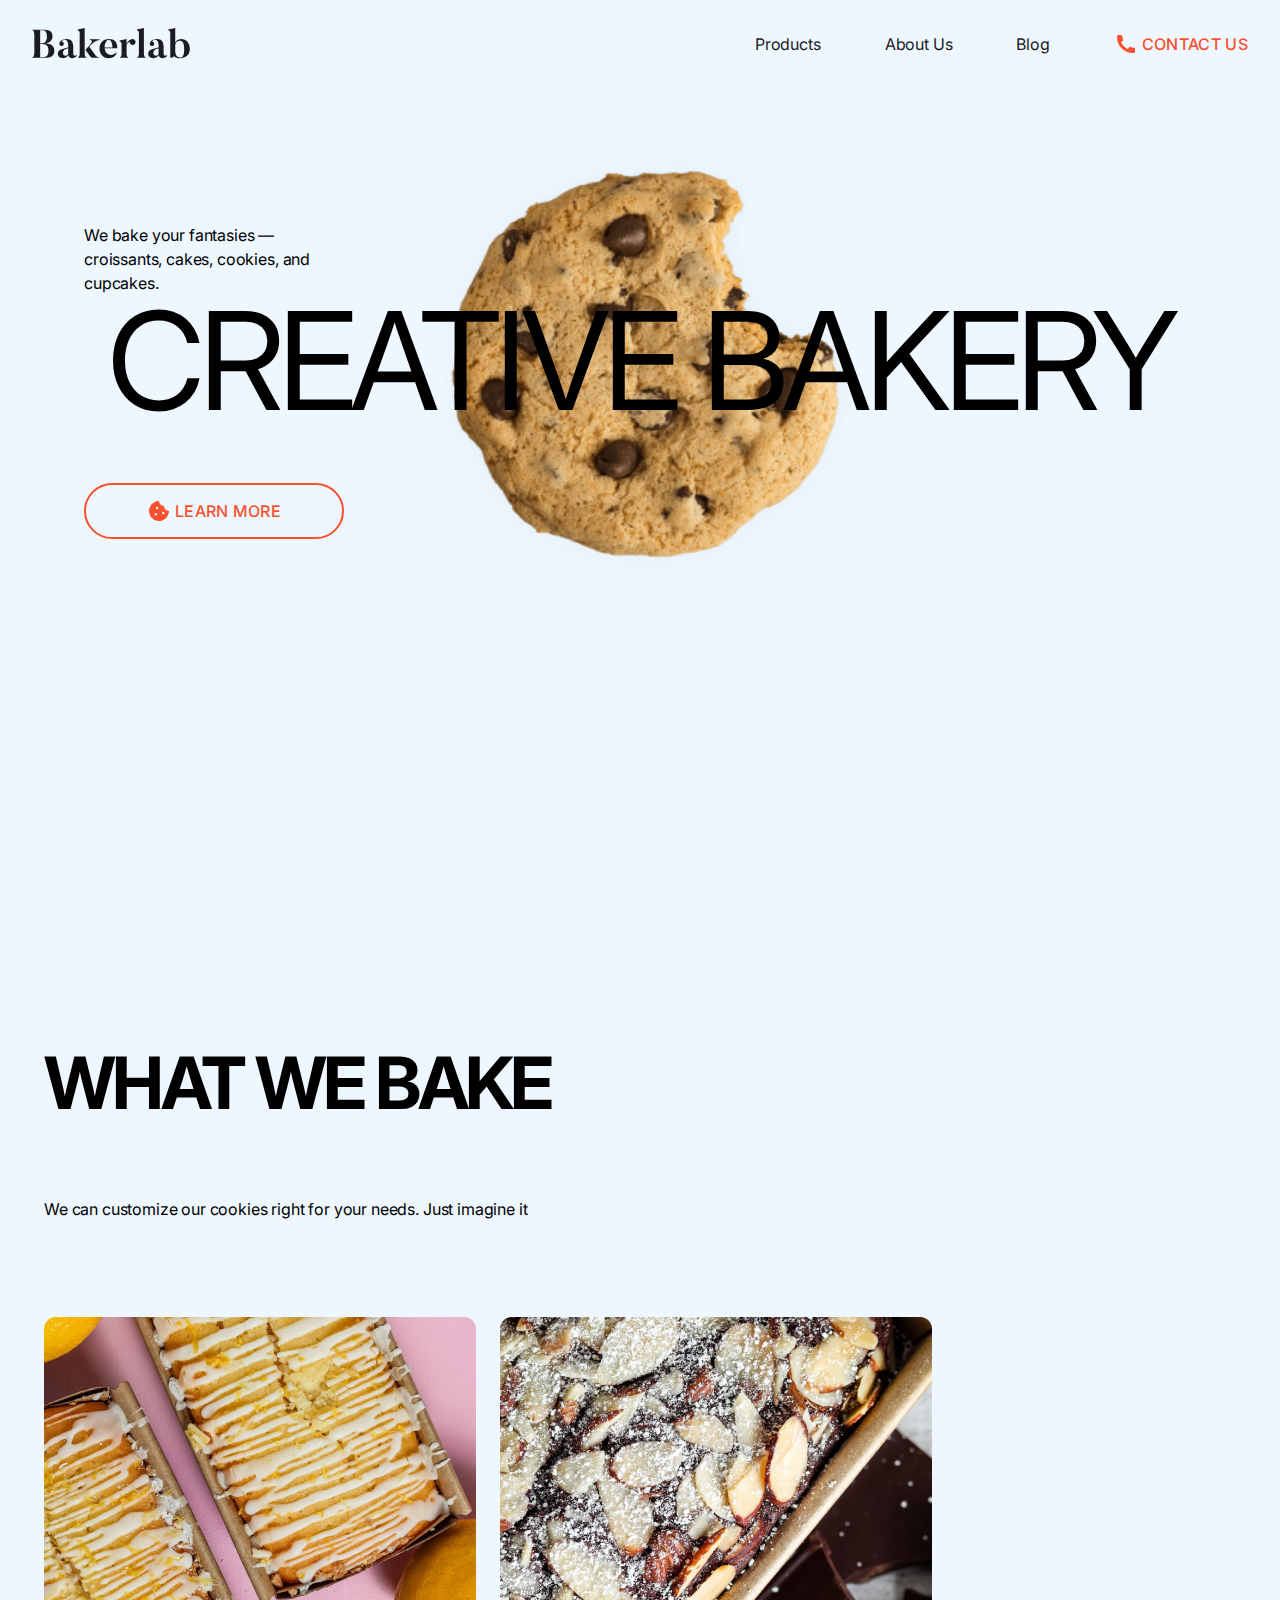
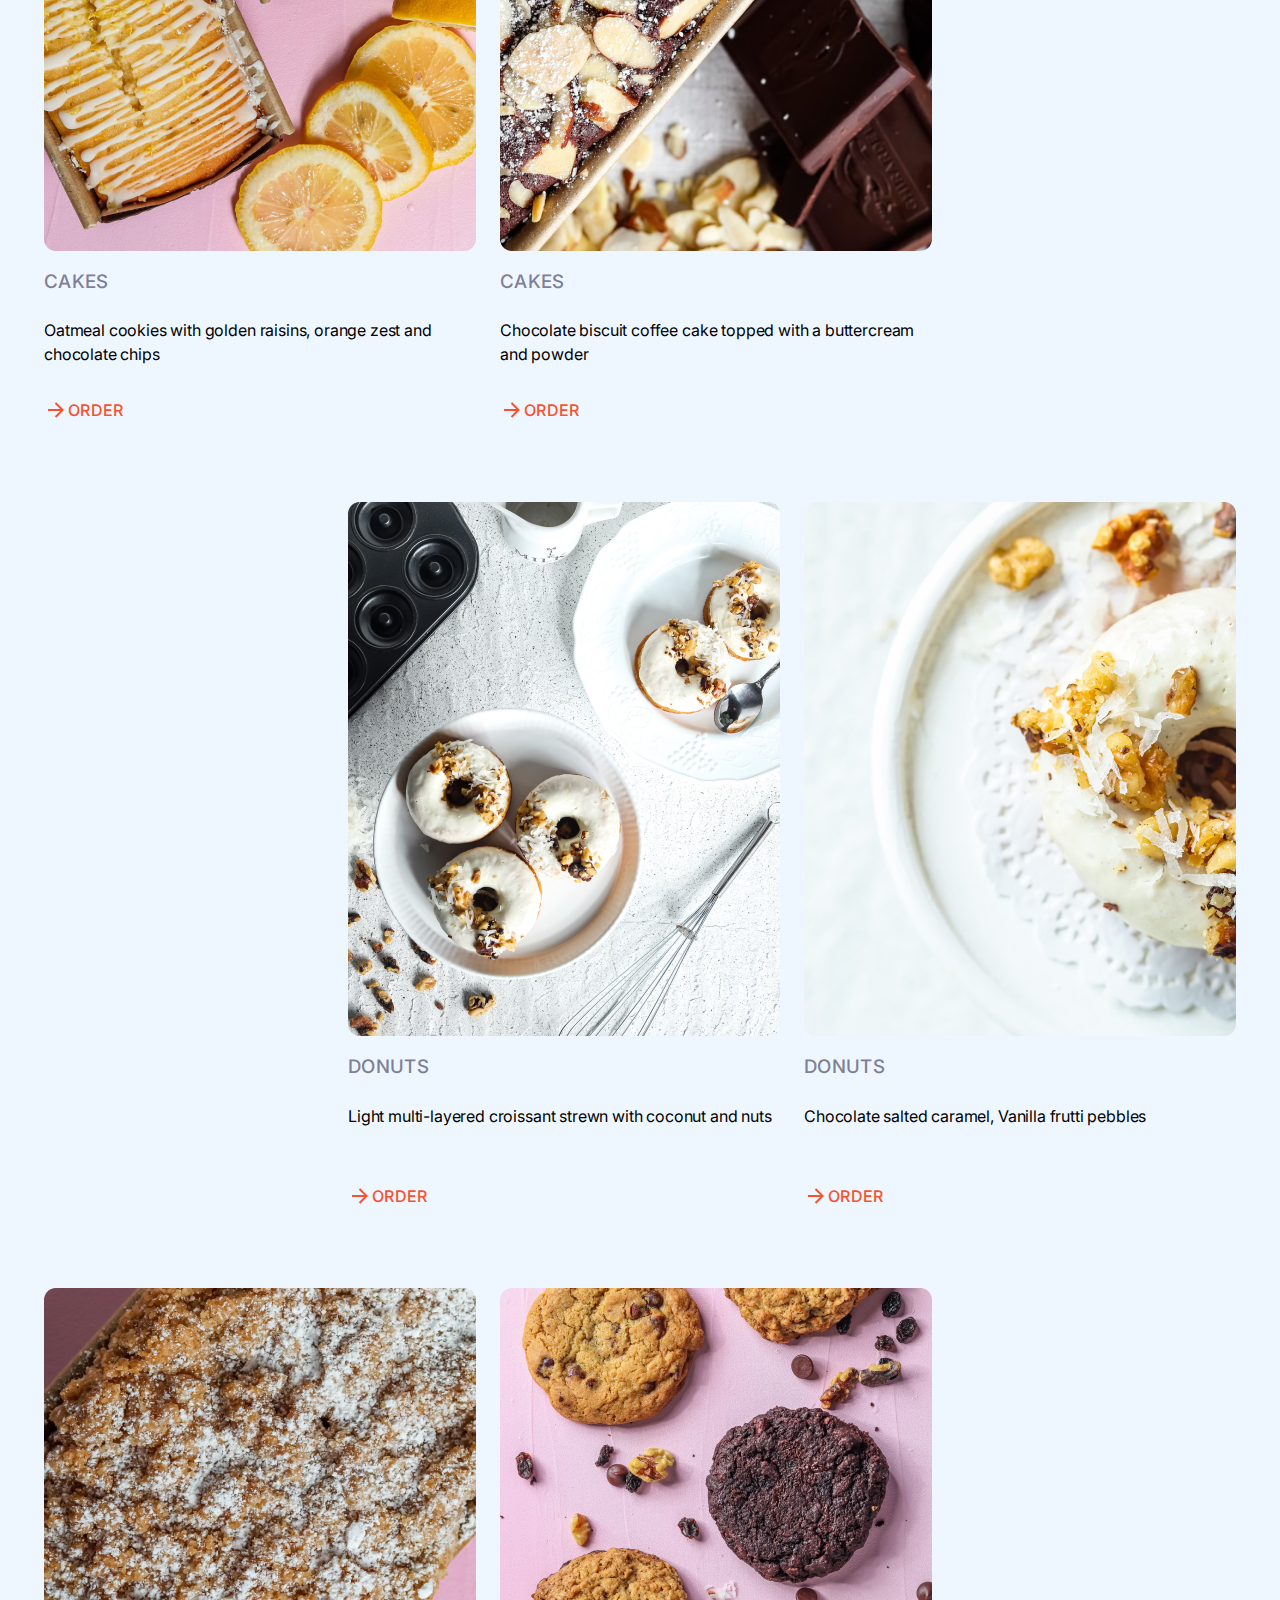
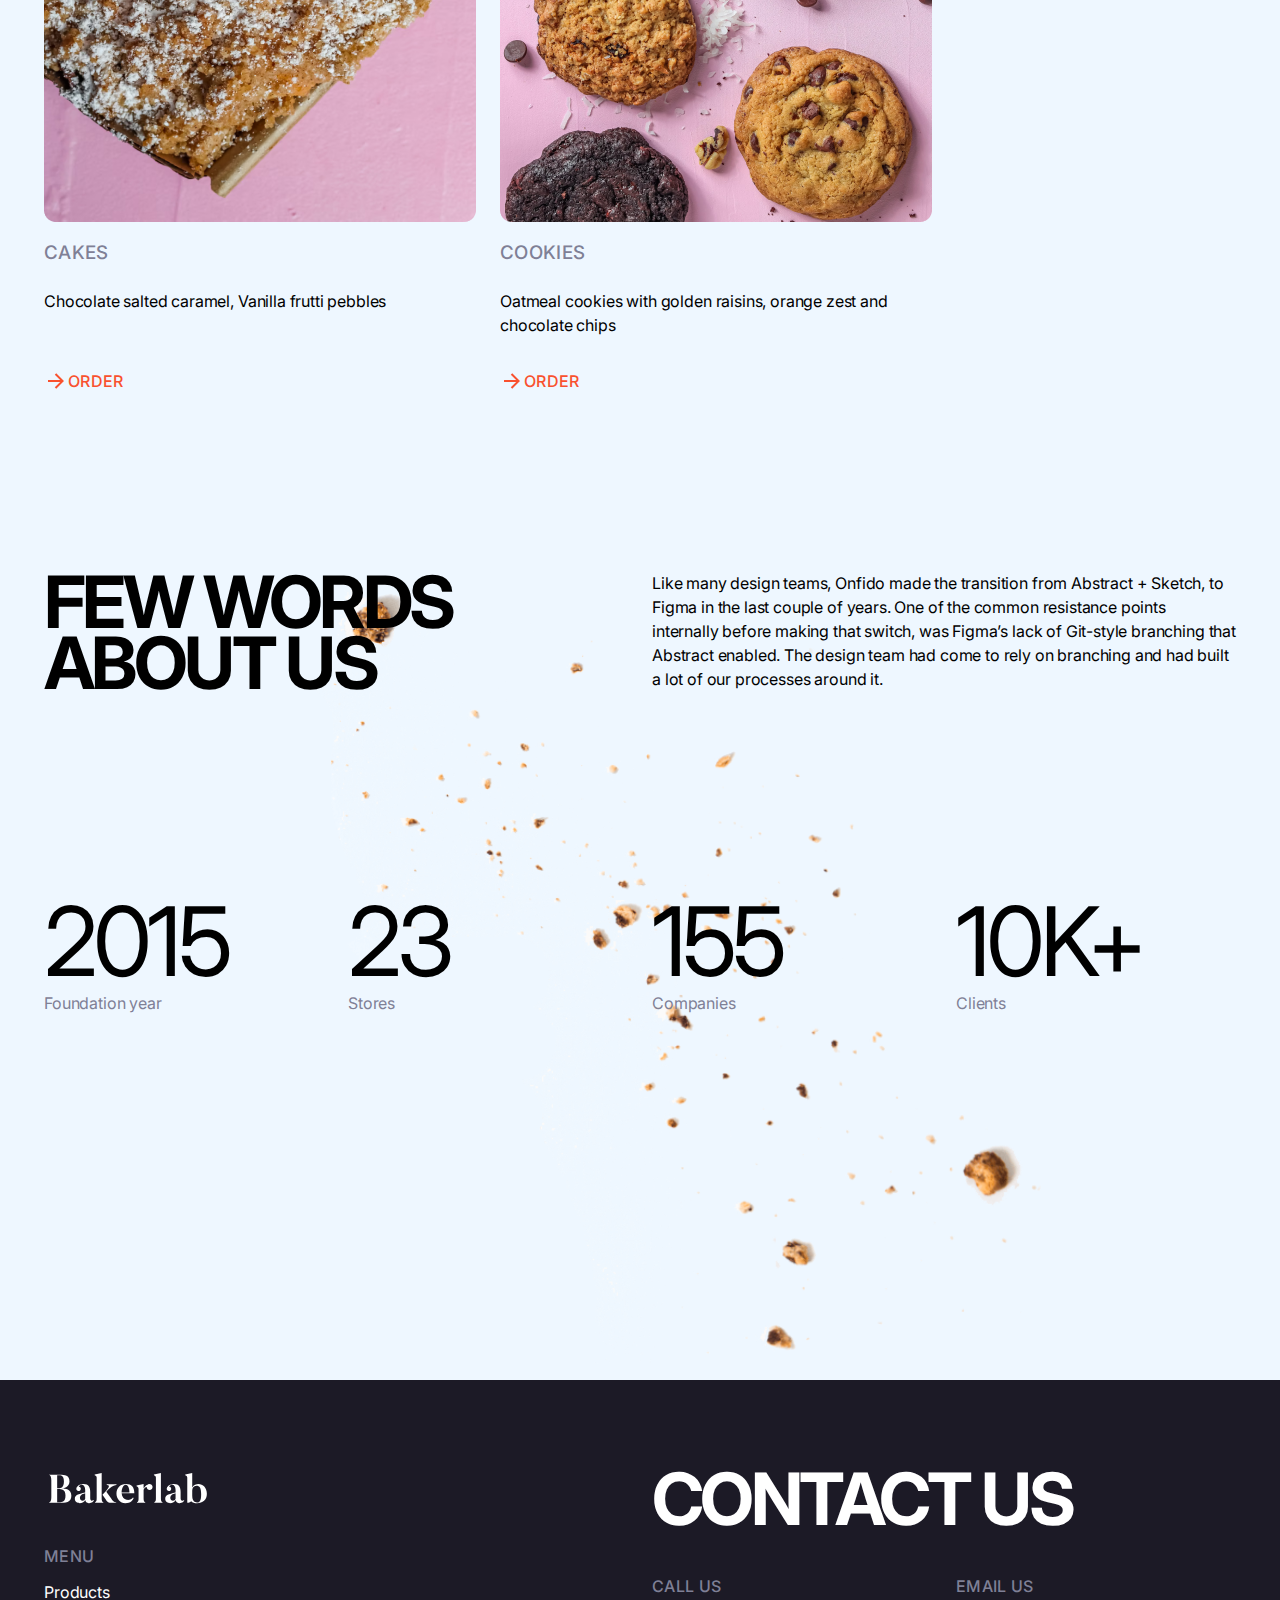
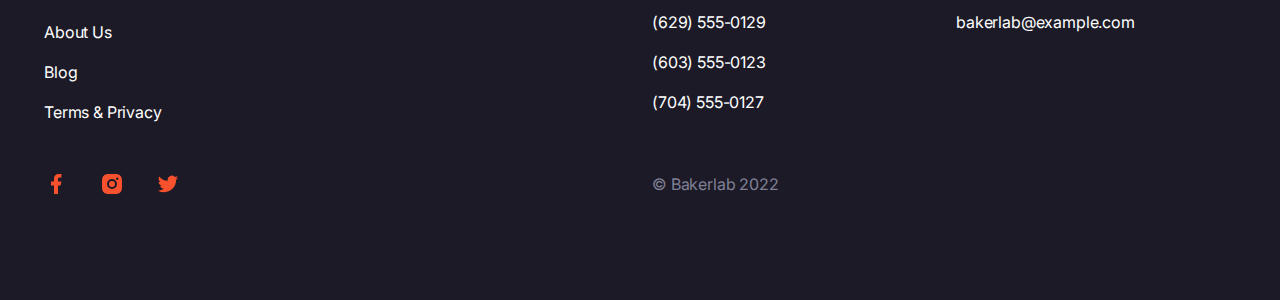
<file: index.html>
<!DOCTYPE html><html lang="en" class="page"><head><meta charset="utf-8"><meta name="viewport" content="width=device-width, initial-scale=1.0"><title>Creative Bakery</title><link rel="icon" href="icon-cookie.d5af6fa4.svg"><link rel="preconnect" href="https://fonts.googleapis.com"><link rel="preconnect" href="https://fonts.gstatic.com"><link href="https://fonts.googleapis.com/css2?family=Inter:wght@400;500&display=swap" rel="stylesheet"><link rel="stylesheet" href="index.600f4273.css"></head><body class="page__body"> <header class="header"> <div class="top-bar"> <a href="#" class="top-bar__logo"> <img src="logo.dc1c7caf.svg" alt="Logo image"> </a> <nav class="nav top-bar-nav"> <ul class="nav__list top-bar-nav__list"> <li class="nav__item top-bar-nav__item"> <a href="#products" class="nav__link top-bar-nav__link"> <span>Products</span> </a> </li> <li class="nav__item top-bar-nav__item"> <a href="#about-us" class="nav__link top-bar-nav__link"> <span>About Us</span> </a> </li> <li class="nav__item top-bar-nav__item"> <a href="#" class="nav__link top-bar-nav__link"> <span>Blog</span> </a> </li> <li class="nav__item nav__item--contact top-bar-nav__item top-bar-nav__item--contact"> <a href="#contact_us" class="nav__link nav__link--contact top-bar-nav__link top-bar-nav__link--contact"> <div class="icon phone-icon"> <img src="icon-phone.83c94d91.svg" alt="phone icon"> </div> <span>Contact us</span> </a> </li> </ul> </nav> <a href="#menu" class="icon menu-icon"></a> </div> <div class="header__main"> <p class="header__main-text"> We bake your fantasies — croissants, cakes, cookies, and cupcakes. </p> <h1 class="header__main-title">Creative bakery</h1> <div class="header-image-container"> <picture> <source media="min-width: 640px" srcset="cookie-tablet.c72f277c.png"> <source media="min-width: 1280px" srcset="cookie-desktop.960882c5.png"> <img src="cookie-mobile.2d3de0e9.png" alt="Image of cookie" class="header__main-image"> </picture> </div> <div class="button header__main-button"> <a href="#about-us" class="button__link"> <div class="button__image icon"></div> <p>Learn more</p> </a> </div> </div> </header> <aside> <div class="menu" id="menu"> <div class="menu__top-bar top-bar"> <a href="#" class="top-bar__logo"> <img src="logo.dc1c7caf.svg" alt="Logo image"> </a> <a href="#" class="close-icon icon"></a> </div> <nav class="menu-nav nav"> <ul class="menu-nav__list nav__list"> <li class="menu-nav__item nav__item"> <a href="#products" class="menu-nav__link nav__link"><span>Products</span></a> </li> <li class="menu-nav__item nav__item"> <a href="#about-us" class="menu-nav__link nav__link"><span>About Us</span></a> </li> <li class="menu-nav__item nav__item"> <a href="#" class="menu-nav__link nav__link"><span>Blog</span></a> </li> <li class="menu-nav__item menu-nav__item--contact nav__item nav__item--contact"> <a href="#contact_us" class="menu-nav__link menu-nav__link--contact nav__link nav__link--contact"> <div class="icon phone-icon"> <img src="icon-phone.83c94d91.svg" alt="phone icon"> </div> <span>Contact us</span> </a> </li> </ul> </nav> </div> </aside> <main class="main"> <section class="products" id="products"> <h2 class="main-titles products__title">What we bake</h2> <p class="products__text"> We can customize our cookies right for your needs. Just imagine it </p> <div class="product-card"> <picture> <source media="min-width: 640px" srcset="cakes-1-other.51155df3.png"> <img src="cakes-1-mobile.e1dedf31.png" alt="Oatmeal cookies image" class="product-card__image"> </picture> <h3 class="product-card__title">Cakes</h3> <p class="product-card__text"> Oatmeal cookies with golden raisins, orange zest and chocolate chips </p> <a href="#contact_us" class="product-card__order-link"> <div class="icon icon-arrow"></div> <span class="product-card__order">Order</span> </a> </div> <div class="product-card"> <picture> <source media="min-width: 640px" srcset="cakes-2-other.61d60654.png"> <img src="cakes-2-mobile.38a22057.png" alt="Chocolate biscuit coffee cake image" class="product-card__image"> </picture> <h3 class="product-card__title">Cakes</h3> <p class="product-card__text"> Chocolate biscuit coffee cake topped with a buttercream and powder </p> <a href="#contact_us" class="product-card__order-link"> <div class="icon icon-arrow"></div> <span class="product-card__order">Order</span> </a> </div> <div class="product-card product-card--3"> <picture> <source media="min-width: 640px" srcset="donuts-1-other.bf2a5b82.png"> <img src="donuts-1-mobile.0e0b1f00.png" alt="Donuts image" class="product-card__image"> </picture> <h3 class="product-card__title">Donuts</h3> <p class="product-card__text"> Light multi-layered croissant strewn with coconut and nuts </p> <a href="#contact_us" class="product-card__order-link"> <div class="icon icon-arrow"></div> <span class="product-card__order">Order</span> </a> </div> <div class="product-card"> <picture> <source media="min-width: 640px" srcset="donuts-2-other.1185b7c7.png"> <img src="donuts-2-mobile.1cc558e9.png" alt="Donuts image" class="product-card__image"> </picture> <h3 class="product-card__title">Donuts</h3> <p class="product-card__text"> Chocolate salted caramel, Vanilla frutti pebbles </p> <a href="#contact_us" class="product-card__order-link"> <div class="icon icon-arrow"></div> <span class="product-card__order">Order</span> </a> </div> <div class="product-card"> <picture> <source media="min-width: 640px" srcset="cakes-3-other.ea4e8bbd.png"> <img src="cakes-3-mobile.4631b6e7.png" alt="Cakes image" class="product-card__image"> </picture> <h3 class="product-card__title">Cakes</h3> <p class="product-card__text"> Chocolate salted caramel, Vanilla frutti pebbles </p> <a href="#contact_us" class="product-card__order-link"> <div class="icon icon-arrow"></div> <span class="product-card__order">Order</span> </a> </div> <div class="product-card"> <picture> <source media="min-width: 640px" srcset="cookies-other.eddb4e2d.png"> <img src="cookies-1-mobile.ff567e35.png" alt="Cookies image" class="product-card__image"> </picture> <h3 class="product-card__title">Cookies</h3> <p class="product-card__text"> Oatmeal cookies with golden raisins, orange zest and chocolate chips </p> <a href="#contact_us" class="product-card__order-link"> <div class="icon icon-arrow"></div> <span class="product-card__order">Order</span> </a> </div> </section> <section class="about-us" id="about-us"> <h2 class="about-us__title main-titles">Few words About us</h2> <p class="about-us__text"> Like many design teams, Onfido made the transition from Abstract + Sketch, to Figma in the last couple of years. One of the common resistance points internally before making that switch, was Figma’s lack of Git-style branching that Abstract enabled. The design team had come to rely on branching and had built a lot of our processes around it. </p> <div class="about-us__card"> <span class="big-text">2015</span> <p class="about-us__card-title">Foundation year</p> </div> <div class="about-us__card"> <span class="big-text big-text--stores">23</span> <p class="about-us__card-title">Stores</p> </div> <div class="about-us__card"> <span class="big-text">155</span> <p class="about-us__card-title">Companies</p> </div> <div class="about-us__card"> <span class="big-text">10k+</span> <p class="about-us__card-title">Clients</p> </div> <img src="about-us-image.4c837bc8.png" alt="back-ground image" class="about-us__image"> </section> </main> <footer class="footer"> <div class="footer-left-container"> <a href="#" class="footer-logo"> <img src="footer-logo.f8b3c84a.svg" alt="Logo image"> </a> <nav class="footer-containers footer-menu"> <h3 class="footer__mini-title">Menu</h3> <ul class="footer-list footer-menu__list"> <li class="footer-menu__item"> <a href="#products" class="footer-link footer-menu__link">Products</a> </li> <li class="footer-menu__item"> <a href="#about-us" class="footer-link footer-menu__link">About Us</a> </li> <li class="footer-menu__item"> <a href="#" class="footer-link footer-menu__link">Blog</a> </li> <li class="footer-menu__item"> <a href="#" class="footer-link footer-menu__link">Terms & Privacy</a> </li> </ul> </nav> </div> <div class="footer-right-container"> <h2 class="footer__title main-titles" id="contact_us">Contact us</h2> <div class="footer__contacts footer-containers"> <h3 class="footer__mini-title">Call us</h3> <ul class="footer-call__list footer-list"> <li class="footer-call__item"> <a href="tel:(629) 555-0129" class="footer-call__link footer-link">(629) 555-0129</a> </li> <li class="footer-call__item"> <a href="(603) 555-0123" class="footer-call__link footer-link">(603) 555-0123</a> </li> <li class="footer-call__item"> <a href="tel:(704) 555-0127" class="footer-call__link footer-link">(704) 555-0127</a> </li> </ul> </div> <div class="footer__email footer-containers"> <h3 class="footer__mini-title">Email us</h3> <email> <a class="footer__email-address" href="mailto:bakerlab@example.com"> bakerlab@example.com </a> </email> </div> </div> <div class="footer__socials"> <a href="https://www.facebook.com/" class="facebook-icon icon" target="_blank"> </a> <a href="https://www.instagram.com/" class="icon instagram-icon" target="_blank"> </a> <a href="https://twitter.com/" class="icon twitter-icon" target="_blank"> </a> </div> <p class="copyright">© Bakerlab 2022</p> </footer> <script src="index.cabb280d.js"></script> </body></html>
</file>
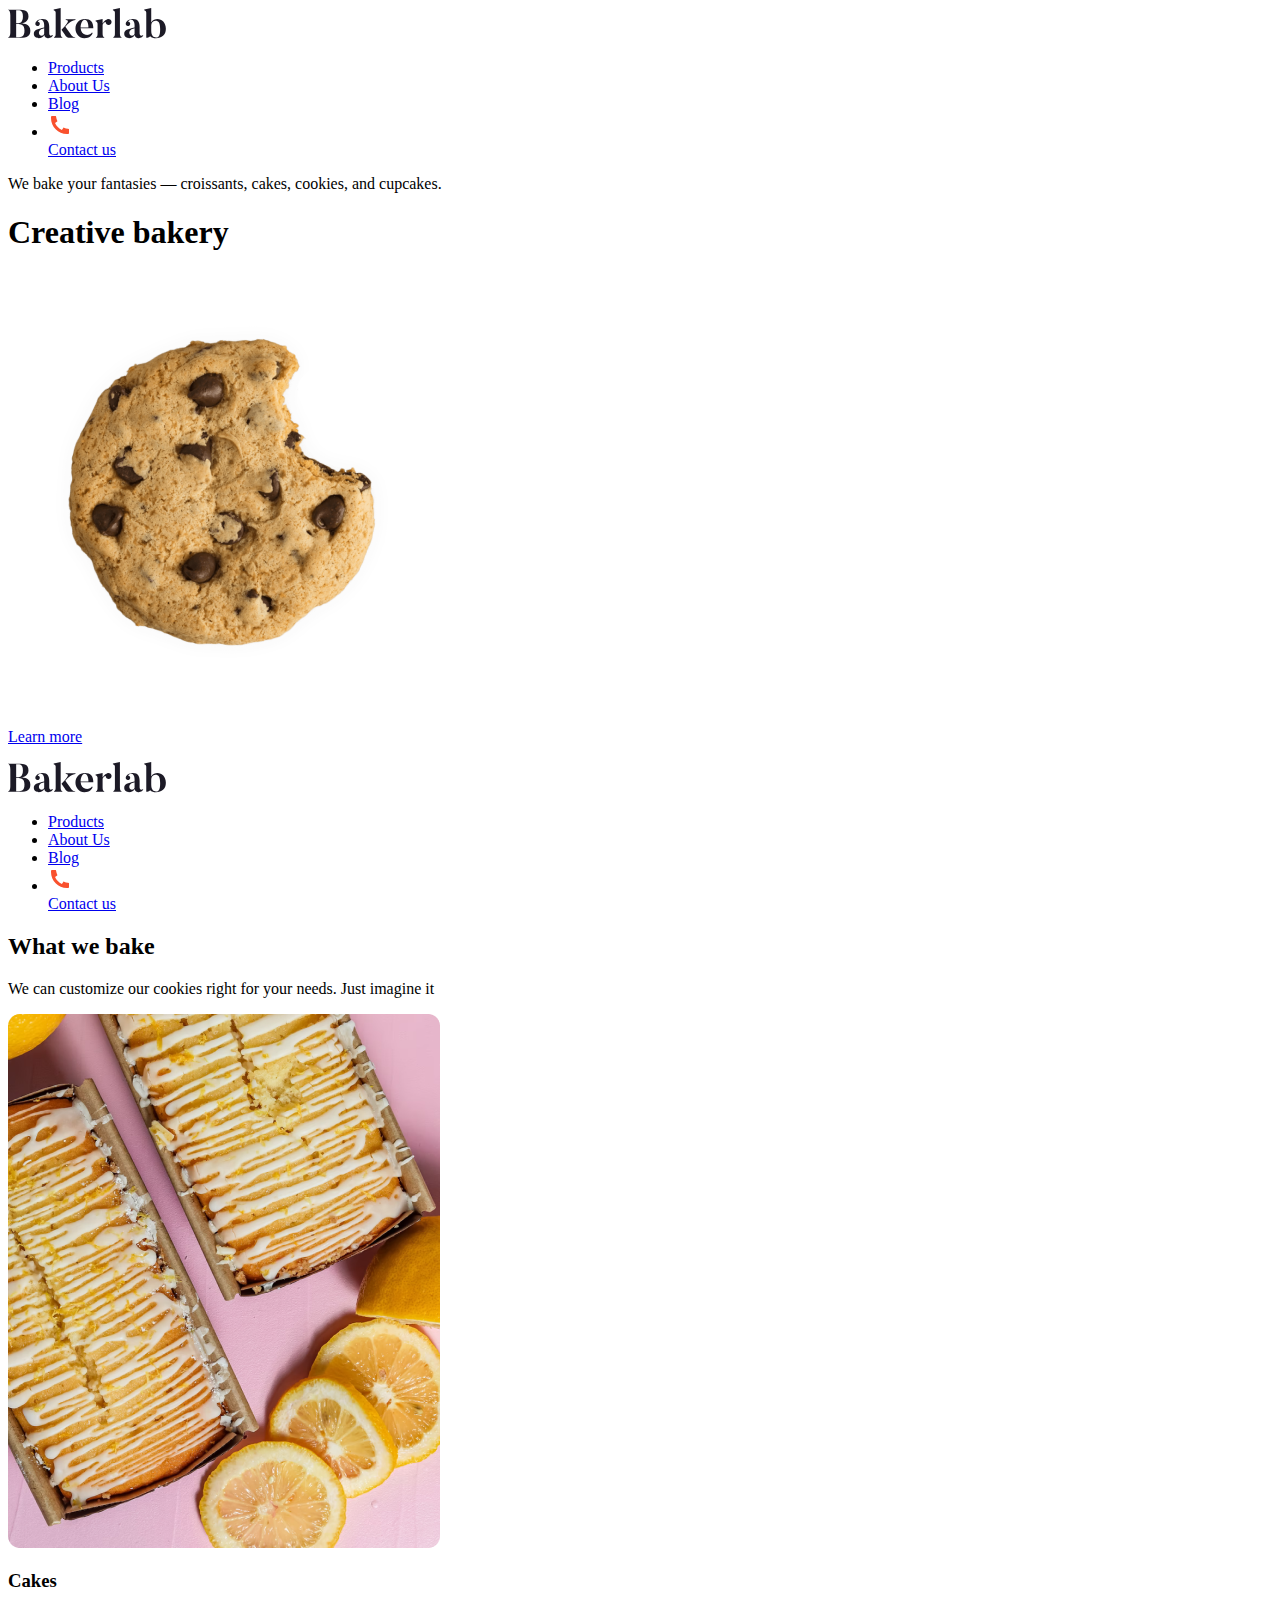
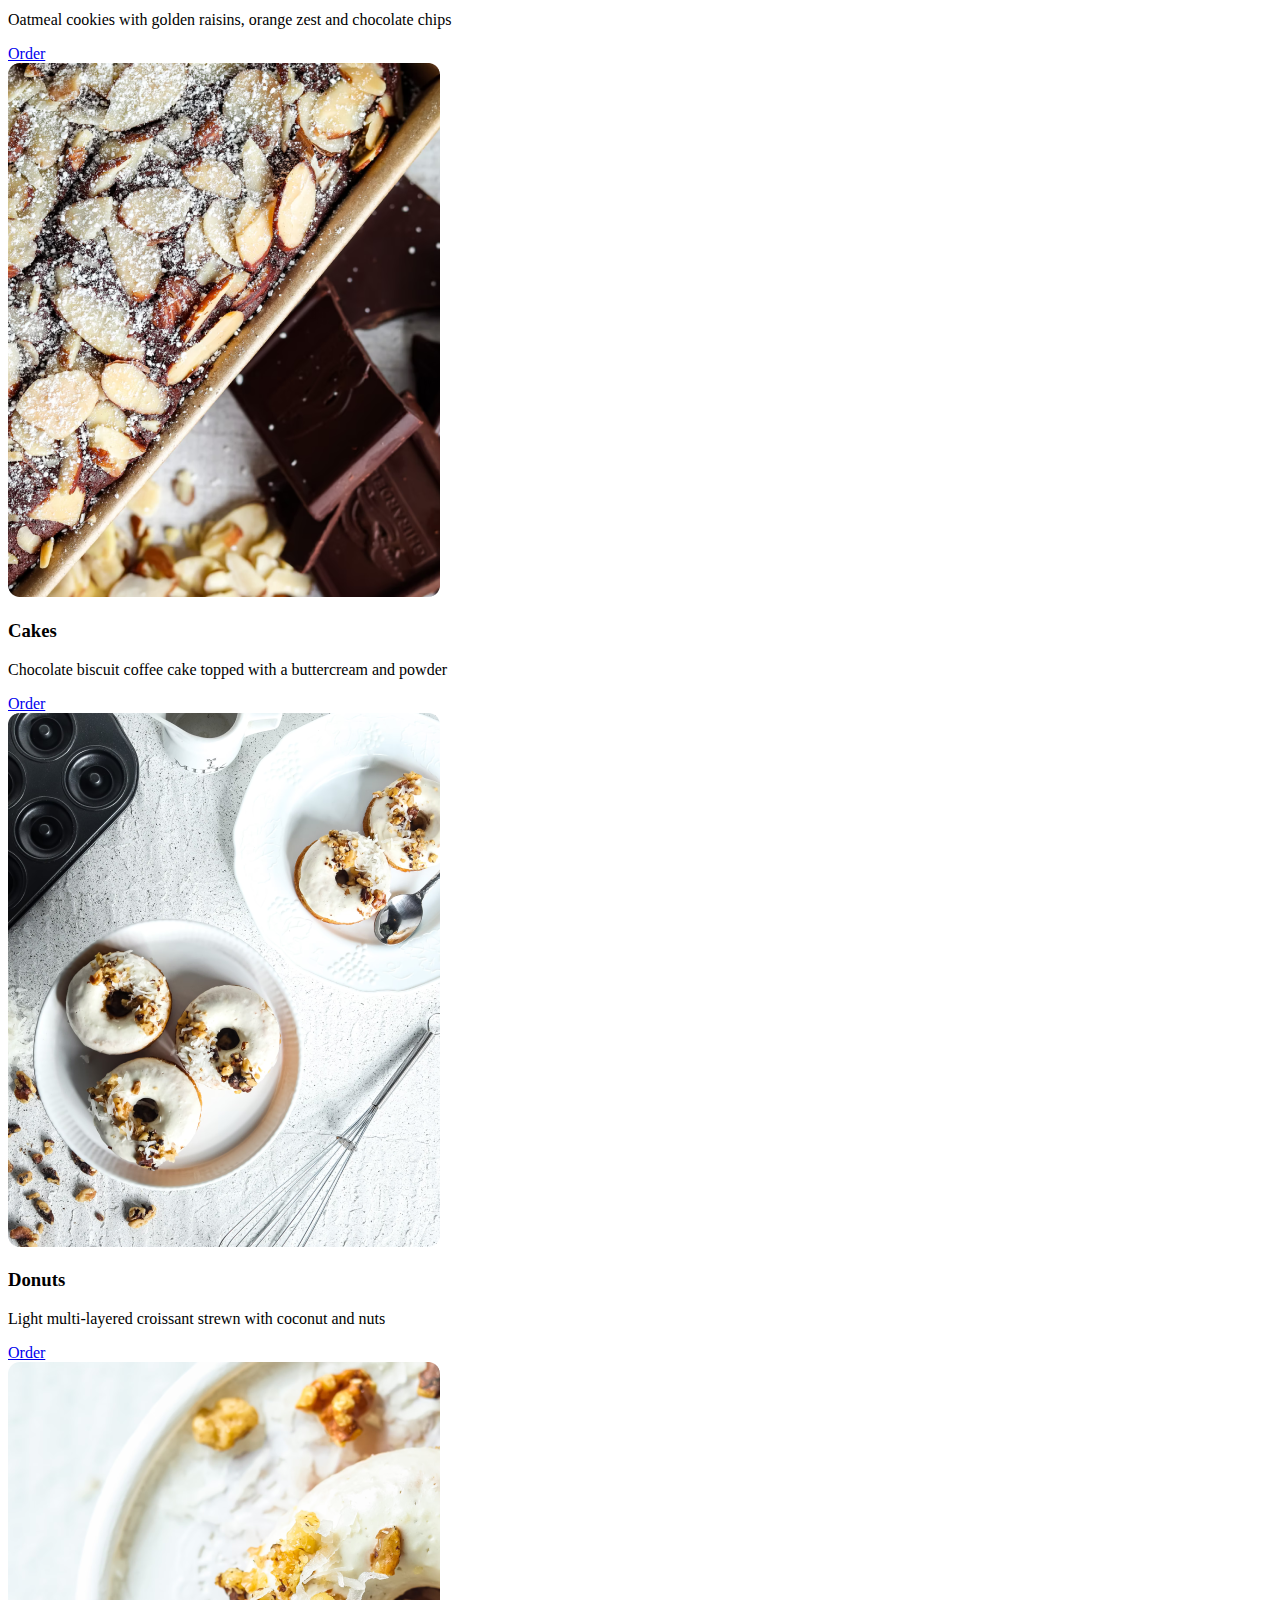
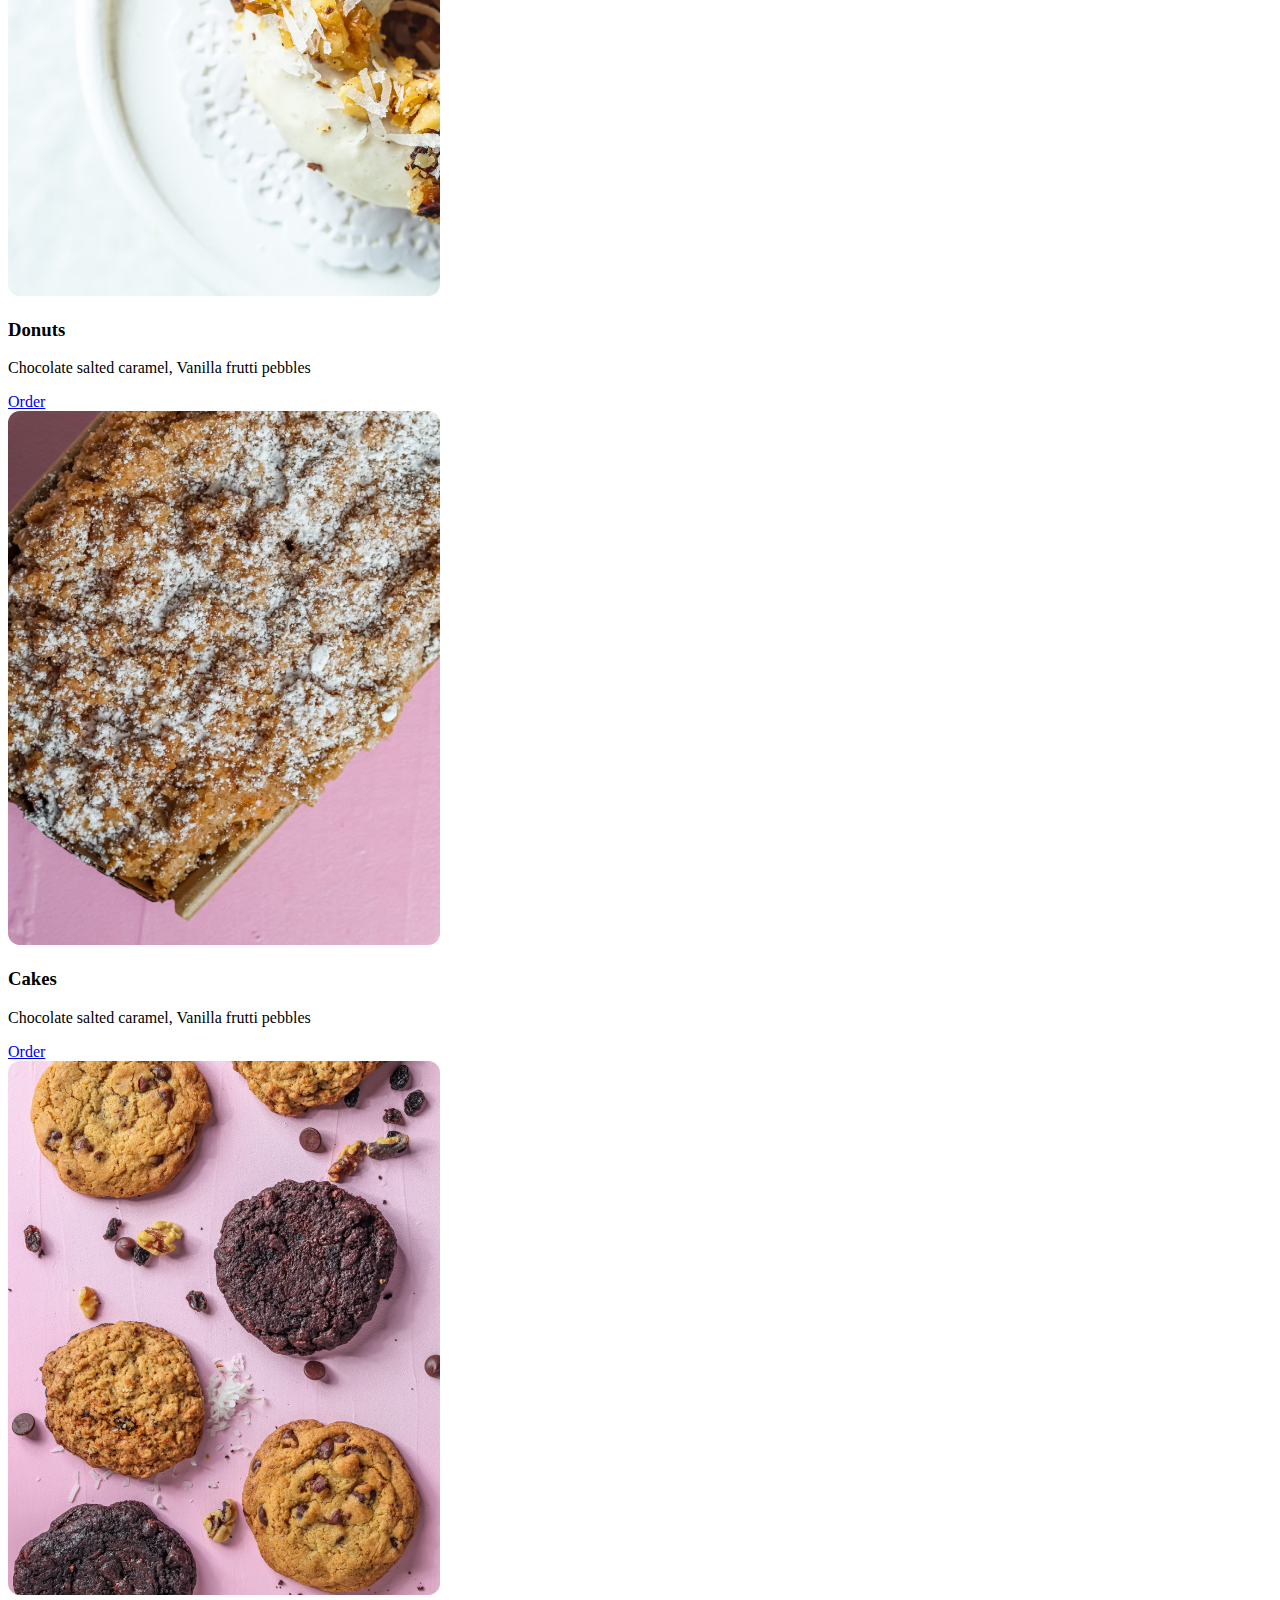
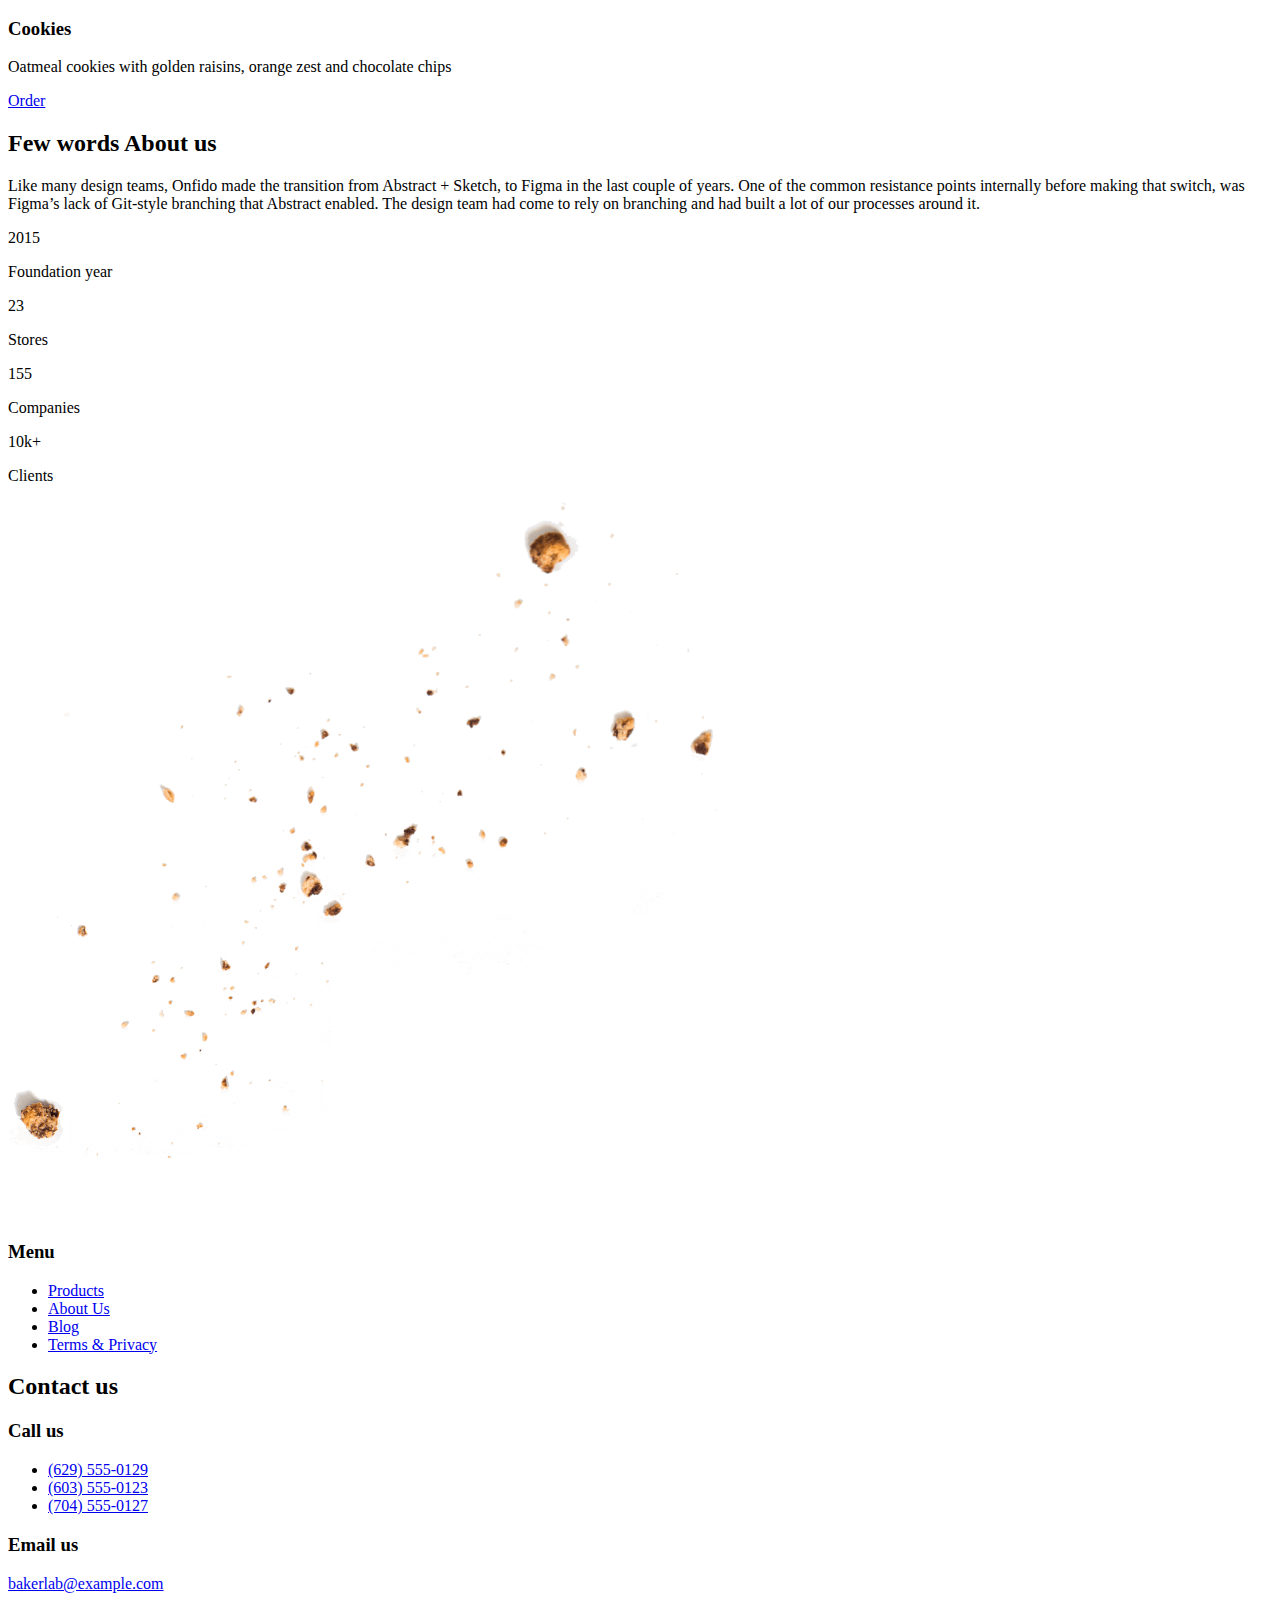
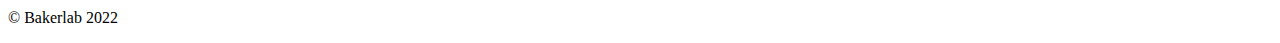
<file: src/index.html>
<!DOCTYPE html>
<html lang="en" class="page">
  <head>
    <meta charset="UTF-8">
    <meta name="viewport" content="width=device-width, initial-scale=1.0">
    <title>Creative Bakery</title>
    <link rel="icon" href="/src/images/icons/icon-cookie.svg">
    <link rel="preconnect" href="https://fonts.googleapis.com">
    <link rel="preconnect" href="https://fonts.gstatic.com">
    <link href="https://fonts.googleapis.com/css2?family=Inter:wght@400;500&display=swap" rel="stylesheet">
    <link rel="stylesheet" href="./styles/main.scss">
  </head>
  <body class="page__body">
    <header class="header">
      <div class="top-bar">
        <a href="#" class="top-bar__logo">
          <img src="/src/images/icons/logo.svg" alt="Logo image">
        </a>

        <nav class="top-bar-nav nav">
          <ul class="top-bar-nav__list nav__list">
            <li class="top-bar-nav__item nav__item">
              <a href="#products" class="top-bar-nav__link nav__link">
                <span>Products</span>
              </a>
            </li>
            <li class="top-bar-nav__item nav__item">
              <a href="#about-us" class="top-bar-nav__link nav__link">
                <span>About Us</span>
              </a>
            </li>
            <li class="top-bar-nav__item nav__item">
              <a href="#" class="top-bar-nav__link nav__link">
                <span>Blog</span>
              </a>
            </li>
            <li class="top-bar-nav__item nav__item top-bar-nav__item--contact nav__item--contact">
              <a
                href="#contact_us"
                class="top-bar-nav__link nav__link top-bar-nav__link--contact nav__link--contact">
                <div class="phone-icon icon">
                  <img src="/src/images/icons/icon-phone.svg" alt="phone icon">
                </div>
                <span>Contact us</span>
              </a>
            </li>
          </ul>
        </nav>
        <a href="#menu" class="menu-icon icon"></a>
      </div>

      <div class="header__main">
        <p class="header__main-text">
          We bake your fantasies — croissants, cakes, cookies, and cupcakes.
        </p>

        <h1 class="header__main-title">Creative bakery</h1>

        <div class="header-image-container">
          <picture>
            <source media="min-width: 640px" srcset="/src/images/header/cookie-tablet.png">
            <source media="min-width: 1280px" srcset="/src/images/header/cookie-desktop.png">
            <img
            src="/src/images/header/cookie-mobile.png"
            alt="Image of cookie"
            class="header__main-image"
            >
          </picture>
        </div>

        <div class="header__main-button button">
          <a href="#about-us" class="button__link">
            <div class="button__image icon"></div>
            <p>Learn more</p>
          </a>
        </div>
      </div>
    </header>

    <aside>
      <div class="menu" id="menu">
        <div class="menu__top-bar top-bar">
          <a href="#" class="top-bar__logo">
            <img src="/src/images/icons/logo.svg" alt="Logo image">
          </a>

          <a href="#" class="close-icon icon"></a>
        </div>

        <nav class="menu-nav nav">
          <ul class="menu-nav__list nav__list">
            <li class="menu-nav__item nav__item">
              <a href="#products" class="menu-nav__link nav__link"><span>Products</span></a>
            </li>
            <li class="menu-nav__item nav__item">
              <a href="#about-us" class="menu-nav__link nav__link"><span>About Us</span></a>
            </li>
            <li class="menu-nav__item nav__item">
              <a href="#" class="menu-nav__link nav__link"><span>Blog</span></a>
            </li>
            <li class="menu-nav__item nav__item menu-nav__item--contact nav__item--contact">
              <a href="#contact_us" class="menu-nav__link nav__link menu-nav__link--contact nav__link--contact">
                <div class="phone-icon icon">
                  <img src="/src/images/icons/icon-phone.svg" alt="phone icon">
                </div>
                <span>Contact us</span>
              </a>
            </li>
          </ul>
        </nav>

      </div>
    </aside>

    <main class="main">
      <section class="products" id="products">
        <h2 class="products__title main-titles">What we bake</h2>
        <p class="products__text">
          We can customize our cookies right for your needs. Just imagine it
        </p>

        <div class="product-card">
          <picture>
            <source media="min-width: 640px" srcset="/src/images/products/cakes-1-other.png">
            <img
            src="/src/images/products/cakes-1-mobile.png"
            alt="Oatmeal cookies image"
            class="product-card__image"
            >
          </picture>

          <h3 class="product-card__title">Cakes</h3>

          <p class="product-card__text">
            Oatmeal cookies with golden raisins, orange zest and chocolate chips
          </p>

          <a href="#contact_us" class="product-card__order-link">
            <div class="icon-arrow icon"></div>
            <span class="product-card__order">Order</span>
          </a>
        </div>

        <div class="product-card">
          <picture>
            <source media="min-width: 640px" srcset="/src/images/products/cakes-2-other.png">
            <img
            src="/src/images/products/cakes-2-mobile.png"
            alt="Chocolate biscuit coffee cake image"
            class="product-card__image"
            >
          </picture>

          <h3 class="product-card__title">Cakes</h3>

          <p class="product-card__text">
            Chocolate biscuit coffee cake topped with a buttercream and powder
          </p>

          <a href="#contact_us" class="product-card__order-link">
            <div class="icon-arrow icon"></div>
            <span class="product-card__order">Order</span>
          </a>
        </div>

        <div class="product-card product-card--3">
          <picture>
            <source media="min-width: 640px" srcset="/src/images/products/donuts-1-other.png">
            <img
            src="/src/images/products/donuts-1-mobile.png"
            alt="Donuts image"
            class="product-card__image"
            >
          </picture>

          <h3 class="product-card__title">Donuts</h3>

          <p class="product-card__text">
            Light multi-layered croissant strewn with coconut and nuts
          </p>

          <a href="#contact_us" class="product-card__order-link">
            <div class="icon-arrow icon"></div>
            <span class="product-card__order">Order</span>
          </a>
        </div>

        <div class="product-card">
          <picture>
            <source media="min-width: 640px" srcset="/src/images/products/donuts-2-other.png">
            <img
            src="/src/images/products/donuts-2-mobile.png"
            alt="Donuts image"
            class="product-card__image"
            >
          </picture>

          <h3 class="product-card__title">Donuts</h3>

          <p class="product-card__text">
            Chocolate salted caramel, Vanilla frutti pebbles
          </p>

          <a href="#contact_us" class="product-card__order-link">
            <div class="icon-arrow icon"></div>
            <span class="product-card__order">Order</span>
          </a>
        </div>

        <div class="product-card">
          <picture>
            <source media="min-width: 640px" srcset="/src/images/products/cakes-3-other.png">
            <img
            src="/src/images/products/cakes-3-mobile.png"
            alt="Cakes image"
            class="product-card__image"
            >
          </picture>

          <h3 class="product-card__title">Cakes</h3>

          <p class="product-card__text">
            Chocolate salted caramel, Vanilla frutti pebbles
          </p>

          <a href="#contact_us" class="product-card__order-link">
            <div class="icon-arrow icon"></div>
            <span class="product-card__order">Order</span>
          </a>
        </div>

        <div class="product-card">
          <picture>
            <source media="min-width: 640px" srcset="/src/images/products/cookies-other.png">
            <img
            src="/src/images/products/cookies-1-mobile.png"
            alt="Cookies image"
            class="product-card__image"
            >
          </picture>

          <h3 class="product-card__title">Cookies</h3>

          <p class="product-card__text">
            Oatmeal cookies with golden raisins, orange zest and chocolate chips
          </p>

          <a href="#contact_us" class="product-card__order-link">
            <div class="icon-arrow icon"></div>
            <span class="product-card__order">Order</span>
          </a>
        </div>
      </section>

      <section class="about-us" id="about-us">
        <h2 class="about-us__title main-titles">Few words About us</h2>

        <p class="about-us__text">
          Like many design teams, Onfido made the transition from Abstract + Sketch, to Figma in the last couple of years. One of the common resistance points internally before making that switch, was Figma’s lack of Git-style branching that Abstract enabled. The design team had come to rely on branching and had built a lot of our processes around it.
        </p>

        <div class="about-us__card">
          <span class="big-text">2015</span>
          <p class="about-us__card-title">Foundation year</p>
        </div>
        <div class="about-us__card">
          <span class="big-text big-text--stores">23</span>
          <p class="about-us__card-title">Stores</p>
        </div>
        <div class="about-us__card">
          <span class="big-text">155</span>
          <p class="about-us__card-title">Companies</p>
        </div>
        <div class="about-us__card">
          <span class="big-text">10k+</span>
          <p class="about-us__card-title">Clients</p>
        </div>

        <img
        src="/src/images/about-us/about-us-image.png"
        alt="back-ground image"
        class="about-us__image"
        >
      </section>
    </main>

    <footer class="footer">
      <div class="footer-left-container">
        <a href="#" class="footer-logo">
          <img
          src="/src/images/footer/footer-logo.svg"
          alt="Logo image"
          >
        </a>

        <nav class="footer-menu footer-containers">
          <h3 class="footer__mini-title">Menu</h3>
          <ul class="footer-menu__list footer-list">
            <li class="footer-menu__item">
              <a href="#products" class="footer-menu__link footer-link">Products</a>
            </li>
            <li class="footer-menu__item">
              <a href="#about-us" class="footer-menu__link footer-link">About Us</a>
            </li>
            <li class="footer-menu__item">
              <a href="#" class="footer-menu__link footer-link">Blog</a>
            </li>
            <li class="footer-menu__item">
              <a href="#" class="footer-menu__link footer-link">Terms & Privacy</a>
            </li>
          </ul>
        </nav>
      </div>

      <div class="footer-right-container">
        <h2 class="footer__title main-titles" id="contact_us">Contact us</h2>

        <div class="footer__contacts footer-containers">
          <h3 class="footer__mini-title">Call us</h3>

          <ul class="footer-call__list footer-list">
            <li class="footer-call__item">
              <a href="tel:(629) 555-0129" class="footer-call__link footer-link">(629) 555-0129</a>
            </li>
            <li class="footer-call__item">
              <a href="(603) 555-0123" class="footer-call__link footer-link">(603) 555-0123</a>
            </li>
            <li class="footer-call__item">
              <a href="tel:(704) 555-0127" class="footer-call__link footer-link">(704) 555-0127</a>
            </li>
          </ul>
        </div>

        <div class="footer__email footer-containers">
          <h3 class="footer__mini-title">Email us</h3>
          <email>
            <a class="footer__email-address" href="mailto:bakerlab@example.com">
              bakerlab@example.com
            </a>
          </email>
        </div>
      </div>

      <div class="footer__socials">
        <a
         href="https://www.facebook.com/"
         class="facebook-icon icon"
         target="_blank"
         >
        </a>
        <a
         href="https://www.instagram.com/"
         class="instagram-icon icon"
         target="_blank"
         >
        </a>
        <a
         href="https://twitter.com/"
         class="twitter-icon icon"
         target="_blank"
         >
        </a>
      </div>

      <p class="copyright">© Bakerlab 2022</p>
    </footer>

    <script type="text/javascript" src="scripts/main.js"></script>
  </body>
</html>
</file>
<file: index.600f4273.css>
.page{scroll-behavior:smooth;background-color:#eef7ff;max-width:100%;font-family:Inter,sans-serif;overflow-x:hidden}.page__body{letter-spacing:-.16px;min-width:320px;margin:0;font-size:16px;font-weight:400;line-height:150%}.page:has(.menu:target){overflow:hidden}.icon{background-repeat:no-repeat;background-size:contain;-ms-flex-item-align:center;align-self:center;width:24px;height:24px;transition:all .3s;display:block}.icon:hover{transform:scale(1.1)}.top-bar{box-sizing:border-box;-ms-flex-pack:justify;justify-content:space-between;width:100%;height:64px;padding:16px;display:-ms-flexbox;display:flex}@media (min-width:1280px){.top-bar{height:88px;padding:28px 32px}}.top-bar__logo{width:136px;height:32px;display:block}.menu-icon{background-image:url(icon-menu.9b2c678b.svg)}@media (min-width:1280px){.menu-icon{display:none}}.close-icon{background-image:url(icon-close.6958717a.svg)}.top-bar-nav{display:none}@media (min-width:1280px){.top-bar-nav{display:-ms-flexbox;display:flex}}.top-bar-nav__list{gap:64px}.header{box-sizing:border-box;-ms-flex-direction:column;flex-direction:column;width:100%;height:100vh;min-height:655px;display:-ms-flexbox;display:flex}.header__main{text-align:center;max-width:288px;margin-left:auto;margin-right:auto;padding-top:32px;padding-left:16px;padding-right:16px}@media (min-width:640px){.header__main{padding-left:44px;padding-right:44px}}@media (min-width:1440px){.header__main{padding-left:124px;padding-right:124px}}@media (min-width:640px){.header__main{grid-template-columns:repeat(8,1fr);column-gap:24px;max-width:100%;padding-top:80px;display:grid;position:relative}}@media (min-width:1280px){.header__main{padding-top:0}}@media (min-width:1440px){.header__main{grid-template-columns:repeat(8,128px);column-gap:24px;display:grid}}@media (min-width:640px){.header__main-text{text-align:left;grid-column:1/-1;max-width:280px;margin:0}}@media (min-width:1280px){.header__main-text{max-width:260px;margin-top:135px}}@media (min-width:1440px){.header__main-text{max-width:280px;margin-top:144px}}.header__main-title{letter-spacing:-3.2px;text-transform:uppercase;margin-top:32px;margin-bottom:0;font-size:64px;font-weight:400;line-height:85%}@media (min-width:640px){.header__main-title{letter-spacing:-4px;grid-column:1/-1;margin-top:146px;font-size:80px}}@media (min-width:1280px){.header__main-title{letter-spacing:-6.8px;margin-top:8px;font-size:136px}}@media (min-width:1440px){.header__main-title{letter-spacing:-7.2px;margin-top:40px}}.header__main-image{max-width:100%}@media (min-width:1280px){.header__main-image{min-width:544px}}@media (min-width:1440px){.header__main-image{min-width:584px}}.header__main-button{margin-top:0}@media (min-width:640px){.header__main-button{grid-column:3/span 4;margin-top:210px}}@media (min-width:1280px){.header__main-button{grid-column:1/span 2;margin-top:64px}}.header-image-container{margin-top:0;margin-bottom:0}@media (min-width:640px){.header-image-container{z-index:-1;max-width:326px;position:absolute;top:144px;left:29%}}@media (min-width:1280px){.header-image-container{top:0;left:28%}}@media (min-width:1440px){.header-image-container{left:31%}}.button{box-sizing:border-box;background-color:inherit;border:2px solid #f9512e;border-radius:32px;width:288px;height:56px;transition:all .3s}@media (min-width:640px){.button{width:326px}}@media (min-width:1280px){.button{width:260px}}@media (min-width:1440px){.button{width:280px}}.button__image{background-image:url(icon-cookie.d5af6fa4.svg);background-repeat:no-repeat;background-size:contain}.button__link{color:#f9512e;letter-spacing:.32px;text-transform:uppercase;border-radius:32px;-ms-flex-pack:center;justify-content:center;-ms-flex-align:center;align-items:center;gap:4px;width:100%;height:100%;font-weight:500;line-height:100%;text-decoration:none;display:-ms-flexbox;display:flex}.button:hover{background-color:#f9512e}.button:hover .button__image{background-image:url(icon-cookie-white.85a3125c.svg)}.button:hover .button__link{color:#fff}.button:active{background-color:#b2341a;border:#b2341a}.button:active .button__link{color:#fff}.button:disabled{background-color:inherit;border:#fba28f}.button:disabled .button__image{background-image:url(icon-cookie-disabled.bc20f912.svg)}.button:disabled .button__link{color:#fba28f}.menu{opacity:0;background-color:#eef7ff;-ms-flex-direction:column;flex-direction:column;width:100vw;height:100vh;transition:all .3s;display:-ms-flexbox;display:flex;position:fixed;top:0;left:-100vw}.menu:target{opacity:1;left:0}@media (min-width:1280px){.menu{display:none}}.menu-nav{margin-top:132px;margin-left:auto;margin-right:auto}.menu-nav__list{-ms-flex-direction:column;flex-direction:column;gap:24px;display:-ms-flexbox;display:flex}.nav__list{-ms-flex-pack:center;justify-content:center;-ms-flex-align:center;align-items:center;list-style:none;display:-ms-flexbox;display:flex}.nav__item{display:block}.nav__link{color:#1c1a26;width:-moz-fit-content;width:fit-content;text-decoration:none;transition:all .3s;display:block}.nav__link:hover{color:#f9512e;background-color:#ffeefc}.nav__link--contact{color:#f9512e;text-transform:uppercase;letter-spacing:.32px;-ms-flex-pack:center;justify-content:center;-ms-flex-align:center;align-items:center;gap:4px;font-weight:500;display:-ms-flexbox;display:flex}.products{grid-template-columns:repeat(2,1fr);column-gap:16px;max-width:320px;margin-left:auto;margin-right:auto;padding-left:16px;padding-right:16px;display:grid}@media (min-width:640px){.products{padding-left:44px;padding-right:44px}}@media (min-width:1440px){.products{padding-left:124px;padding-right:124px}}@media (min-width:640px){.products{grid-template-columns:repeat(8,1fr);column-gap:24px;max-width:680px;display:grid}}@media (min-width:1280px){.products{max-width:1192px}}@media (min-width:1440px){.products{grid-template-columns:repeat(8,128px);column-gap:24px;display:grid}}.products__title{grid-column:1/-1;margin-top:64px}@media (min-width:640px){.products__title{margin-top:0}}@media (min-width:1280px){.products__title{margin-top:152px}}@media (min-width:1440px){.products__title{margin-top:178px}}.products__text{grid-column:1/-1;margin-top:24px}.about-us{grid-template-columns:repeat(2,1fr);column-gap:16px;max-width:320px;margin-top:72px;margin-left:auto;margin-right:auto;padding-bottom:72px;padding-left:16px;padding-right:16px;display:grid;position:relative}@media (min-width:640px){.about-us{padding-left:44px;padding-right:44px}}@media (min-width:1440px){.about-us{padding-left:124px;padding-right:124px}}@media (min-width:640px){.about-us{grid-template-columns:repeat(8,1fr);column-gap:24px;max-width:680px;margin-top:152px;padding-bottom:152px;display:grid}}@media (min-width:1280px){.about-us{max-width:1192px;margin-top:178px;padding-bottom:349px}}@media (min-width:1440px){.about-us{grid-template-columns:repeat(8,128px);column-gap:24px;display:grid}}.about-us__title{grid-column:span 2;margin-top:0}@media (min-width:640px){.about-us__title{grid-column:span 4}}@media (min-width:1280px){.about-us__title{height:-moz-fit-content;height:fit-content}}.about-us__text{text-align:left;grid-column:span 2;margin-top:32px;margin-bottom:64px}@media (min-width:640px){.about-us__text{grid-column:span 4;margin-top:0}}.about-us__card{grid-column:1/span 1;margin-top:48px}@media (min-width:640px){.about-us__card{grid-column:span 4;margin-top:72px}}@media (min-width:1280px){.about-us__card{grid-column:span 2;margin-top:146px}}.about-us__card-title{color:#7f8096;margin-top:8px}.about-us__image{z-index:-1;width:340px;position:absolute;bottom:256px;left:-20px;transform:rotate(90deg)}@media (min-width:640px){.about-us__image{width:90%;position:absolute;top:50%;left:50%;transform:translate(-50%,-50%)rotate(90deg)}}@media (min-width:1280px){.about-us__image{width:auto;height:90%;left:53%}}@media (min-width:1440px){.about-us__image{left:50%}}.main-titles{letter-spacing:-2.4px;text-transform:uppercase;font-size:48px;line-height:85%}@media (min-width:640px){.main-titles{letter-spacing:-2.8px;font-size:56px}}@media (min-width:1280px){.main-titles{letter-spacing:-3.6px;font-size:72px}}.big-text{letter-spacing:-4.8px;text-transform:uppercase;padding:0;font-size:96px;line-height:85%}.footer{background-color:#1c1a26;grid-template-columns:repeat(2,1fr);column-gap:16px;padding:56px 16px;display:grid}@media (min-width:640px){.footer{padding-left:44px;padding-right:44px}}@media (min-width:1440px){.footer{padding-left:124px;padding-right:124px}}@media (min-width:640px){.footer{grid-template-columns:repeat(8,1fr);column-gap:24px;padding-top:88px;padding-bottom:88px;display:grid}}@media (min-width:1440px){.footer{grid-template-columns:repeat(8,128px);column-gap:24px;display:grid}}.footer__title{color:#fff;grid-column:1/-1;margin:64px 0 0}@media (min-width:640px){.footer__title{max-height:96px;margin-top:0}}.footer__mini-title{letter-spacing:.32px;text-transform:uppercase;color:#7f8096;margin:0;font-size:16px;font-weight:500;line-height:100%}.footer__contacts,.footer__email{grid-column:1/span 1}@media (min-width:1280px){.footer__email{grid-column:3/span 2}}.footer__email-address{letter-spacing:-.16px;color:#fff;font-size:16px;font-style:normal;font-weight:400;line-height:150%;text-decoration:none;transition:all .3s}.footer__email-address:hover{color:#f9512e}.footer__socials{grid-column:1/span 1;gap:32px;height:24px;margin-top:40px;display:-ms-flexbox;display:flex}@media (min-width:640px){.footer__socials{grid-column:1/span 4;margin-top:48px}}.footer-logo{width:168px;height:40px;display:block}.footer-menu{grid-column:1/span 1}@media (min-width:640px){.footer-menu{margin-top:96px}}.footer-list{-ms-flex-direction:column;flex-direction:column;gap:16px;margin:0;padding-left:0;list-style:none;display:-ms-flexbox;display:flex}.footer-link{color:#fff;margin:0;text-decoration:none;transition:all .3s}.footer-link:hover{color:#f9512e}.footer-containers{-ms-flex-direction:column;flex-direction:column;gap:16px;margin-top:40px;display:-ms-flexbox;display:flex}.facebook-icon{background-image:url(icon-facebook.c008bce9.svg)}.facebook-icon:hover,.facebook-icon:active{background-image:url(icon-facebook-active.6b0e18ec.svg)}.instagram-icon{background-image:url(icon-instagram.040ccbd0.svg)}.instagram-icon:hover,.instagram-icon:active{background-image:url(icon-instagram-active.5dbcf7be.svg)}.twitter-icon{background-image:url(icon-twitter.cd6327fb.svg)}.twitter-icon:hover,.twitter-icon:active{background-image:url(icon-twitter-active.7a305a9f.svg)}.copyright{color:#7f8096;grid-column:1/-1;margin-top:40px}@media (min-width:640px){.copyright{grid-column:5/span 4;margin-top:48px}}.footer-left-container{grid-column:1/-1}@media (min-width:640px){.footer-left-container{grid-column:1/span 4}}.footer-right-container{grid-column:1/-1}@media (min-width:640px){.footer-right-container{grid-column:5/span 4}}@media (min-width:1280px){.footer-right-container{grid-template-columns:repeat(4,1fr);column-gap:24px;display:grid}}.product-card{box-sizing:border-box;text-align:left;-ms-flex-direction:column;flex-direction:column;grid-column:span 2;margin-top:56px;display:-ms-flexbox;display:flex}@media (min-width:640px){.product-card{grid-column:span 4;margin-top:80px}}@media (min-width:1280px){.product-card{grid-column:span 3}.product-card--3{grid-column:3/span 3}}.product-card__image{border-radius:8px;width:100%;transition:all .3s}.product-card__image:hover{transform:scale(1.08)}.product-card__title{color:#7f8096;letter-spacing:.32px;text-transform:uppercase;margin-top:16px;font-weight:500;line-height:100%}.product-card__text{height:48px;margin-top:8px}.product-card__order-link{color:#f9512e;text-transform:uppercase;letter-spacing:.32px;width:-moz-fit-content;-ms-flex-align:center;align-items:center;width:fit-content;margin-top:16px;font-weight:500;line-height:100%;text-decoration:none;transition:all .3s;display:-ms-flexbox;display:flex}.product-card__order-link:hover{background-color:#ffeefc;transform:scale(1.08)}.icon-arrow{background-image:url(icon-arrow.66fe975b.svg)}
/*# sourceMappingURL=index.600f4273.css.map */
</file>
